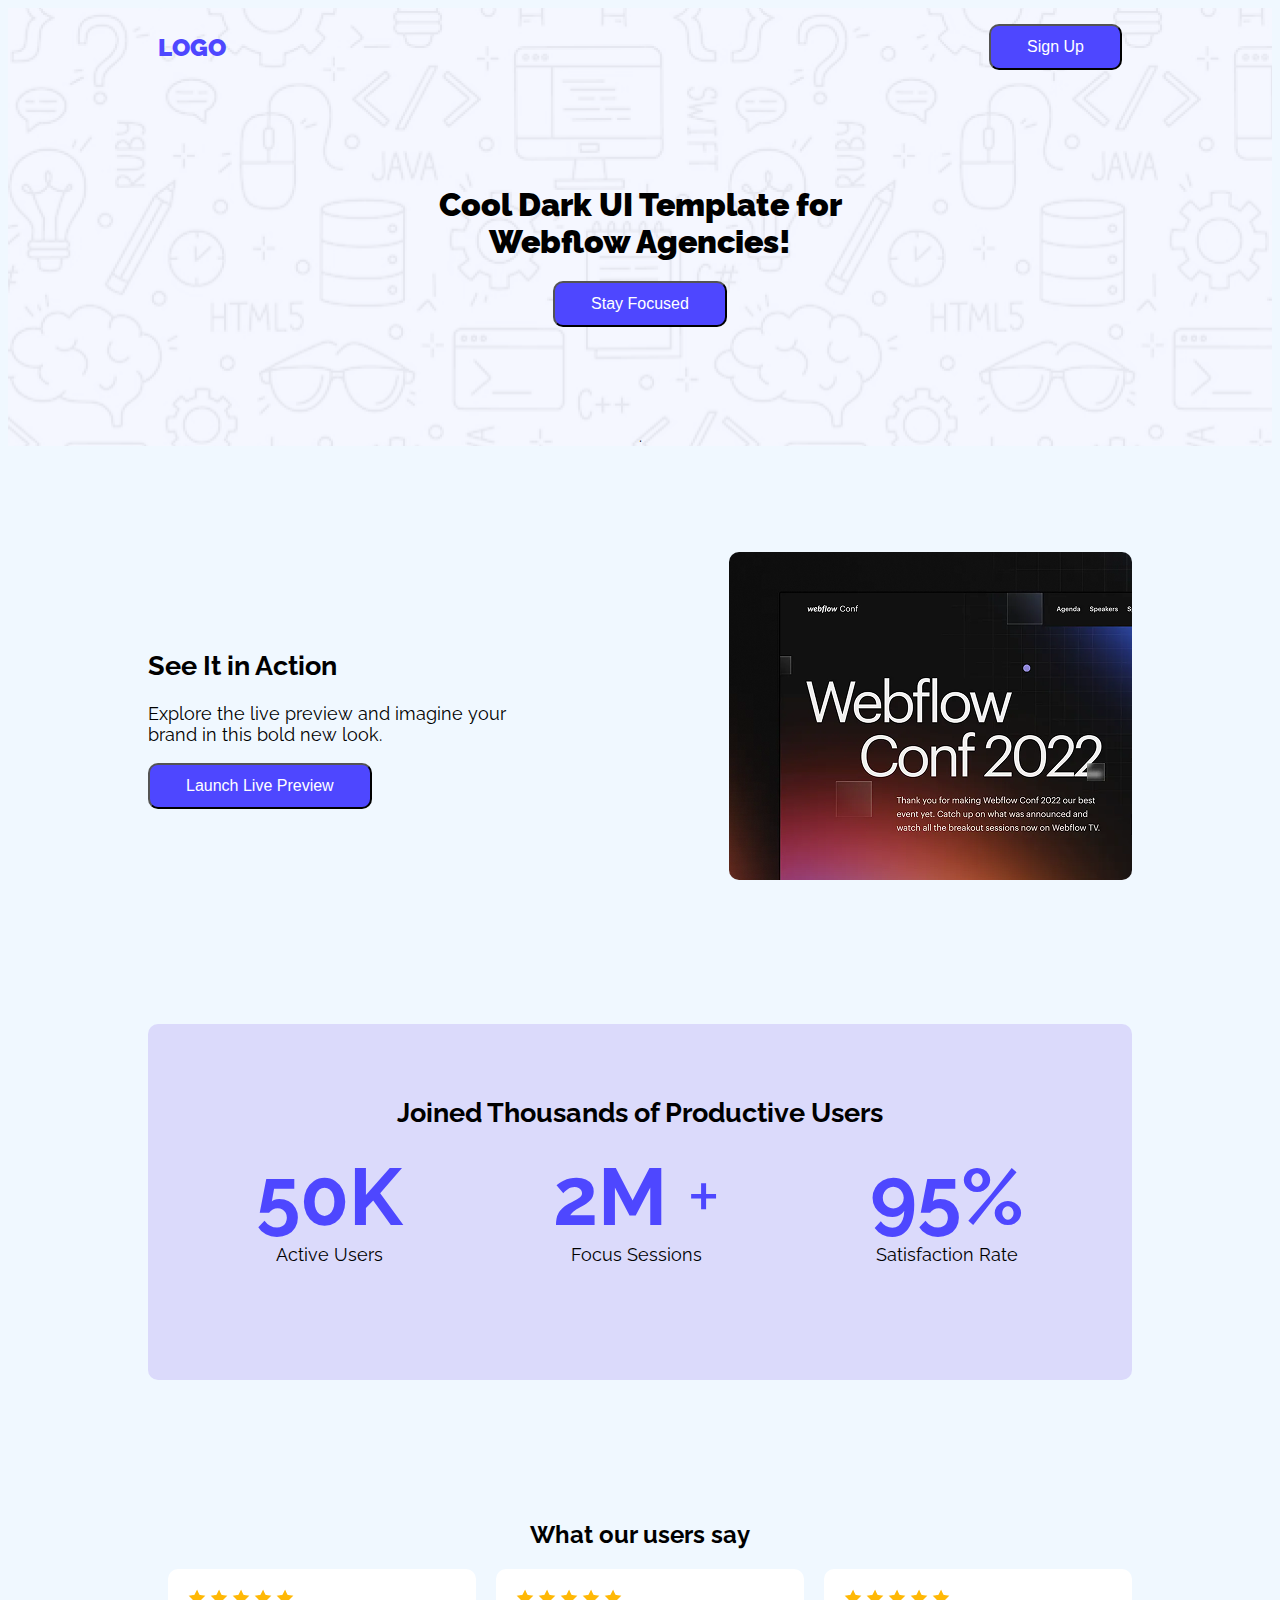
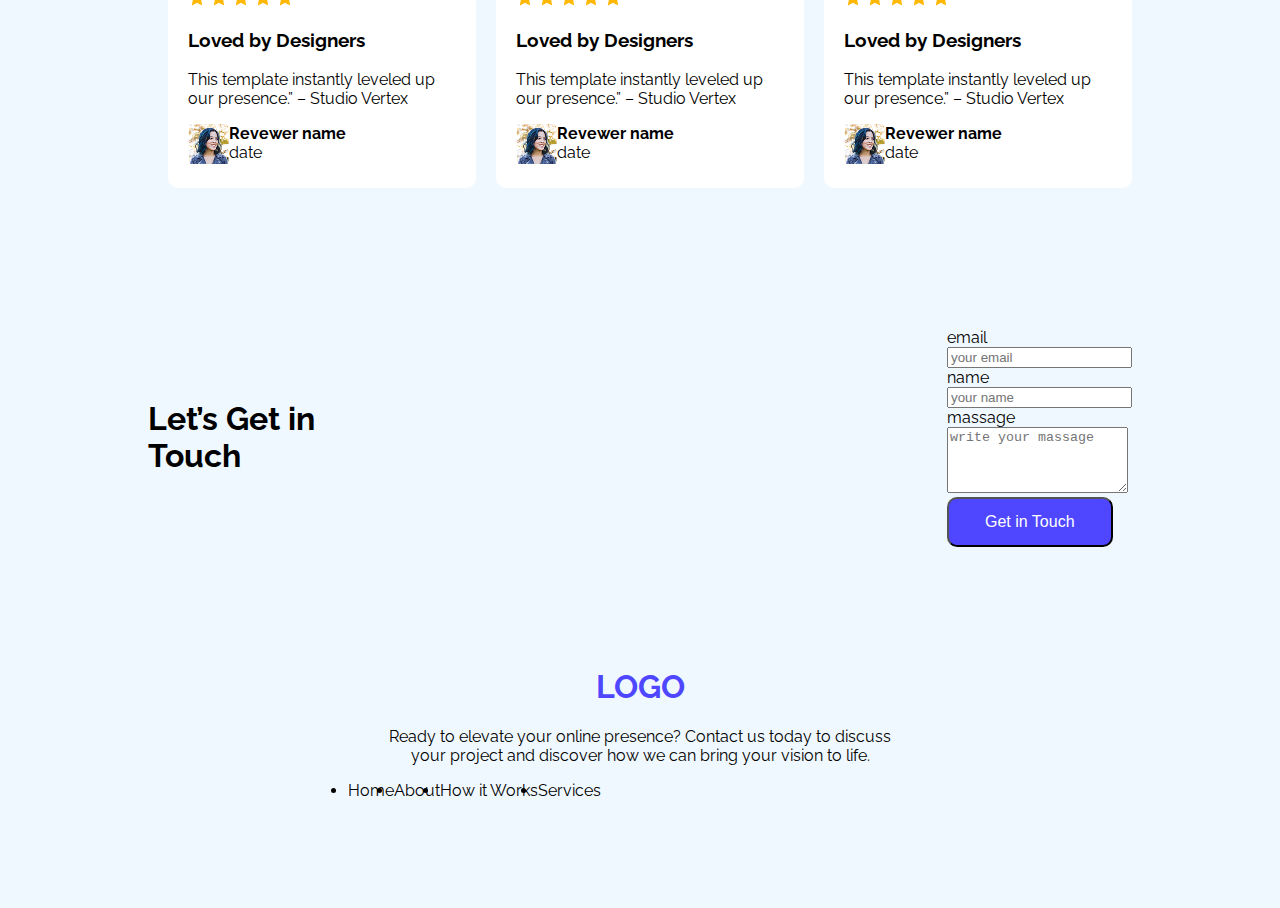
<file: index.html>
<!DOCTYPE html>
<html lang="en">
<head>
    <meta charset="UTF-8">
    <meta name="viewport" content="width=device-width, initial-scale=1.0">
    <title>Webflow Agency</title>
<style>
button:hover {
background-color: aqua;
}
</style>


<link rel="preconnect" href="https://fonts.googleapis.com">
<link rel="preconnect" href="https://fonts.gstatic.com" crossorigin>
<link href="https://fonts.googleapis.com/css2?family=Raleway:ital,wght@0,100..900;1,100..900&display=swap" rel="stylesheet">


<link rel="stylesheet" href="assignment1.css">


</head>


<body class="raleway-normal  body">
    
<header class="header">
<nav class="nav">
<div class="intro">
<h3 class="nav-title" >LOGO</h3>
<ul>
<li><a href=""><button class="button">Sign Up</button></a> </li>
</ul>
</div>

<div  class="cool-dark">
<h1><b>Cool Dark UI Template for <br>Webflow Agencies!</b></h1>
<button class="Stay-focous button">Stay Focused</button>
</div>
<div div3>.</div>
</nav>

</header>

<main class="main">

<nav class="nav-main">

<div class="div-main">
<div class="Action-section">


<div class="see-action">
<h2>See It in Action</h3>
<p>Explore the live preview and imagine your <br> brand in this bold new look.</p>
<button class="button">Launch Live Preview</button>
</div>
<div class="webflow-image">
<img class="webflow-image" src="Assets/wc-mini.png" alt="">


</div>






</div>

<div class="Productive-user">
<h2>Joined Thousands of Productive Users</h3>
<div class="user-type">
<div class="user">
    <div class="number"><b>50K</b></div>
    <div class="user-activity">Active Users</div>
</div>
<div class="user">
    <div class="number"><b>2M</b> +</div>
    <div class="user-activity">Focus Sessions</div>
</div>
<div class="user">
    <div class="number"><b>95%</b></div>
    <div class="user-activity">Satisfaction Rate</div>
</div>
</div>
</div>
<!--what our user says -->
<div class="user-say"><h2 class="tx-al">What our users say</h2>
    <div class="card-container flex">
        <h3></h3>
        <div class="card ">
            <div class="img">
      <img src="Assets/icon-star.png" alt="com">
            <img src="Assets/icon-star.png" alt="com">
            <img src="Assets/icon-star.png" alt="com">
            <img src="Assets/icon-star.png" alt="com">
            <img src="Assets/icon-star.png" alt="com">


        </div>
            <h3>Loved by Designers</h3>
            <p>This template instantly leveled up our presence.” – Studio Vertex</h4>
            <div class="reve flex">
                <div class="rev-image"><img src="Assets/avatar.png" alt=""></div>
                <div class="box">
                 <div rn><b>Revewer name</b></div>
                 <div d>date</div>

                 </div>
            </div>
        </div>
        <div class="card ">
            <div class="img ">
            <img src="Assets/icon-star.png" alt="com">
            <img src="Assets/icon-star.png" alt="com">
            <img src="Assets/icon-star.png" alt="com">
            <img src="Assets/icon-star.png" alt="com">
            <img src="Assets/icon-star.png" alt="com">

      </div>
            <h3>Loved by Designers</h3>
            <p>This template instantly leveled up our presence.” – Studio Vertex</p>
            <div class="reve flex">
                <div class="rev-image">
                <img src="Assets/avatar.png" alt="">
                </div>
                <div class="box">
                <div rn><b>Revewer name</b></div>
                 <div d>date</div>
                </div>


            </div>
        </div>
        <div class="card ">
            <div class="img">
            <img src="Assets/icon-star.png" alt="com">
            <img src="Assets/icon-star.png" alt="com">
            <img src="Assets/icon-star.png" alt="com">
            <img src="Assets/icon-star.png" alt="com">
            <img src="Assets/icon-star.png" alt="com">


       </div>
            <h3>Loved by Designers</h3>
            <p>This template instantly leveled up our presence.” – Studio Vertex</h4>
            <div class="reve flex">
                <div class="rev-image">
                 <img src="Assets/avatar.png" alt="">

                </div>
                <div class="box .flex">
                <form action="">
                 <div rn ><b>Revewer name</b></div>
                 <div d>date</div>
                 </form>
                </div>
            </div>
        </div>
    </div>
</div>

<!-- tuch section -->
<div class="tuch-sec flex ">
    
    <div class="touch ">
    <h1>Let’s Get in <br> Touch</h1>
    </div>
<div class="getin flex">
        <section>
            <form action="">
                <level for="email" >email </level><br>
                <input type="email" placeholder="your email"><br>
<level for="name">name</level><br>
                <input type="name" placeholder="your name"><br>

<level for="massage">massage</level><br>
<textarea cols="20" rows="4"  placeholder="write your massage"></textarea><br>
<button class="button btn">Get in Touch </button>


            </form>
        </section>
    </div>

</div>


</div>

</nav>
</main>    

 </body>
<footer>

<nav class="logo  tx-al">
    <div class="vir1">
<h1 style="color:#4E47FF ;">LOGO</h1>
</div>
    <div class="vir">
<p>Ready to elevate your online presence? Contact us today to discuss <br> your project and discover how we can bring your vision to life.
</p>
</div>
    <div class="vir flex tx-al">
  <li>Home</li>
  <li>About</li>
  <li>How it Works</li>
 <li>Services</li>
</div>
</div>


</footer>

</html>
</file>
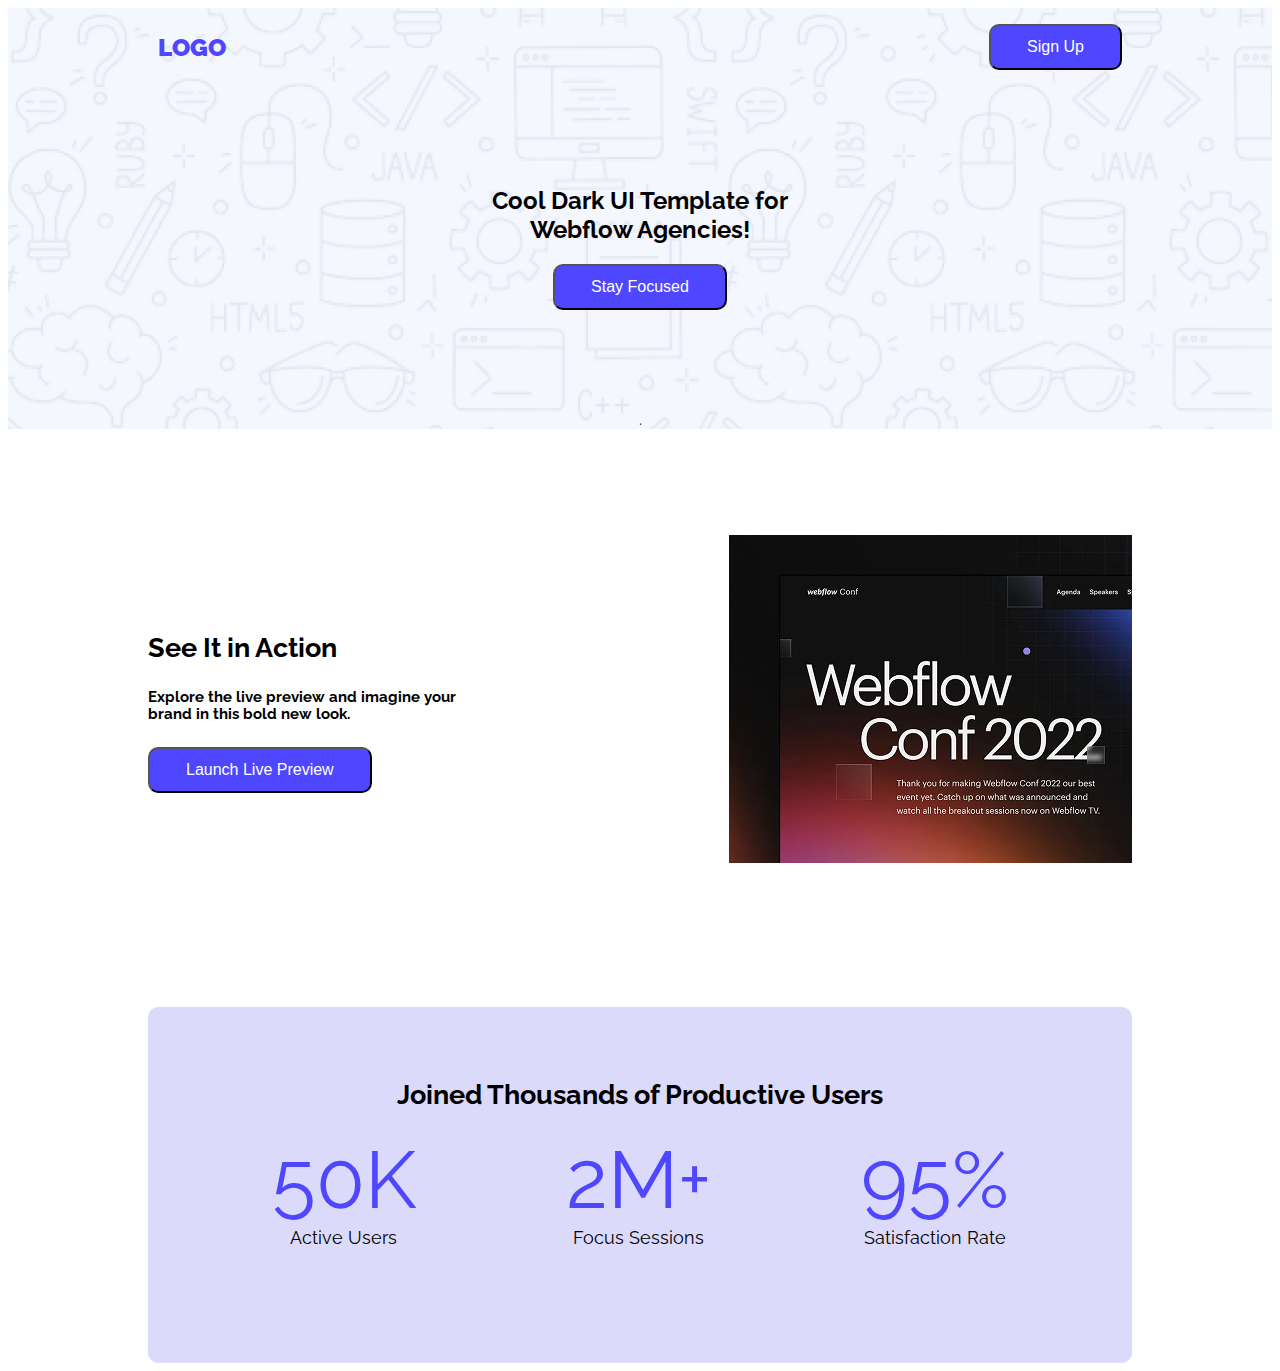
<file: assignment1.html>
<!DOCTYPE html>
<html lang="en">
<head>
    <meta charset="UTF-8">
    <meta name="viewport" content="width=device-width, initial-scale=1.0">
    <title>Webflow Agency</title>



<link rel="preconnect" href="https://fonts.googleapis.com">
<link rel="preconnect" href="https://fonts.gstatic.com" crossorigin>
<link href="https://fonts.googleapis.com/css2?family=Raleway:ital,wght@0,100..900;1,100..900&display=swap" rel="stylesheet">


<link rel="stylesheet" href="assignment1.css">


</head>


<body class="raleway-normal">
<nav>    
<header class="header">
<nav class="nav">
<div class="intro">
<h3 class="nav-title" >LOGO</h3>
<ul>
<li><a href=""><button class="button">Sign Up</button></a> </li>
</ul>
</div>

<div  class="cool-dark">
<h2>Cool Dark UI Template for <br>Webflow Agencies!</h2>
<button class="Stay-focous button">Stay Focused</button>
</div>
<div div3>.</div>
</nav>

</header>

<main class="main">
<nav class="nav-main">
<div class="div-main">
<div class="Action-section">
<div class="see-action">
<h2>See It in Action</h3>
<h5 class="h5" >Explore the live preview and imagine your <br> brand in this bold new look.</h5>
<button class="button">Launch Live Preview</button>
</div>
<div>
<img src="Assets/wc-mini.png" alt="">


</div>




</div>

<div class="Productive-user">
<h2>Joined Thousands of Productive Users</h3>
<div class="user-type">
<div class="user">
    <div class="number">50K</div>
    <div class="user-activity">Active Users</div>
</div>
<div class="user">
    <div class="number">2M+</div>
    <div class="user-activity">Focus Sessions</div>
</div>
<div class="user">
    <div class="number">95%</div>
    <div class="user-activity">Satisfaction Rate</div>
</div>
</div>
</div>
</div>

</nav>
</main>    

<footer>


</footer>


</body>


</html>
</file>
<file: assignment1.css>
.tx-al{
text-align: center;
}
.flex{
display: flex;
}

.button{
color: #FFFFFF;
background-color:#4E47FF ;
padding:  12px 36px;
border-radius: 10px;
font-size: 16px ;


}
 .Stay-focous{
 /* position:  ; */

} 


.raleway-normal {
  font-family: "Raleway", sans-serif;
  font-optical-sizing: auto;
  
  font-style: normal;
  

}

.intro{
display: flex;
align-items: center;
justify-content: space-between;
margin: 0px  150px ;
margin-bottom: 100px;


 
}


.body{
background-color: aliceblue ;
/* padding-bottom: 100PX; */
}
.header
{
background-image: url('Assets/Hero-bg.png')

}
.nav{


justify-content: center;
text-align: center;
margin-bottom: 106px;


}


.nav-title{
font-weight: 990 ;
font-size:x-large;

color: #4E47FF;
}

.nav ul li {
list-style: none;
}
.nav li a{
text-decoration:none ;
}

.cool-dark{
text-align: center;
justify-content: center;

margin-bottom: 100px ;
padding: auto 0;
margin-bottom: 100px;
}
.main
{

}

.nav-main{
margin:  00px 140px ;

}
.div-main{


}



.Action-section{  
display: flex;
justify-content: space-between;
 /* background-color: rebeccapurple; */ 
}
.see-action
{
/* background-color: aqua; */
margin:  auto 0;
font-size: large;
/* border-radius: 10px; */
}

.webflow-image{ 
border-radius: 10px;
}
.h5{

}


.Productive-user
{
justify-content: center;
background-color:#dbdafb ;
margin-top: 140px;
height: 306px;
text-align: center;
font-size: large ;
border-radius: 10px;
padding-top: 50px;
}
.user-type
{

text-align: center;
display: flex;
justify-content: center;
gap: 150px;


}
.number
{font-size: 80px;
color: #4E47FF;
font: bold;

}
.card-container{
gap: 20px;
}

.card{
border-radius: 10px;
padding: 20px;
background-color: #FFFFFF;

}
.rn {

}
.user-say{
margin: 140px 0;

}

.tuch-sec{
/* text-align: center; */
justify-content: space-between;
/* margin:  auto 0; */

}
.touch{
margin:  auto 0;
}
.getin
{padding:  auto 0;
}
.btn{
padding:  0 auto;
height: 50px;
}
.logo{
/* background-color: aqua; */
padding: 100px 340px;
border-radius: 10px;

}
.dnul{
display: flex;
text-align: center;
justify-content: space-around;

gap: 150px;

.vir1{
color: #4E47FF;
}

div ul{
display: flex;} 
 div ul li
{
list-style:none ;
}
</file>
